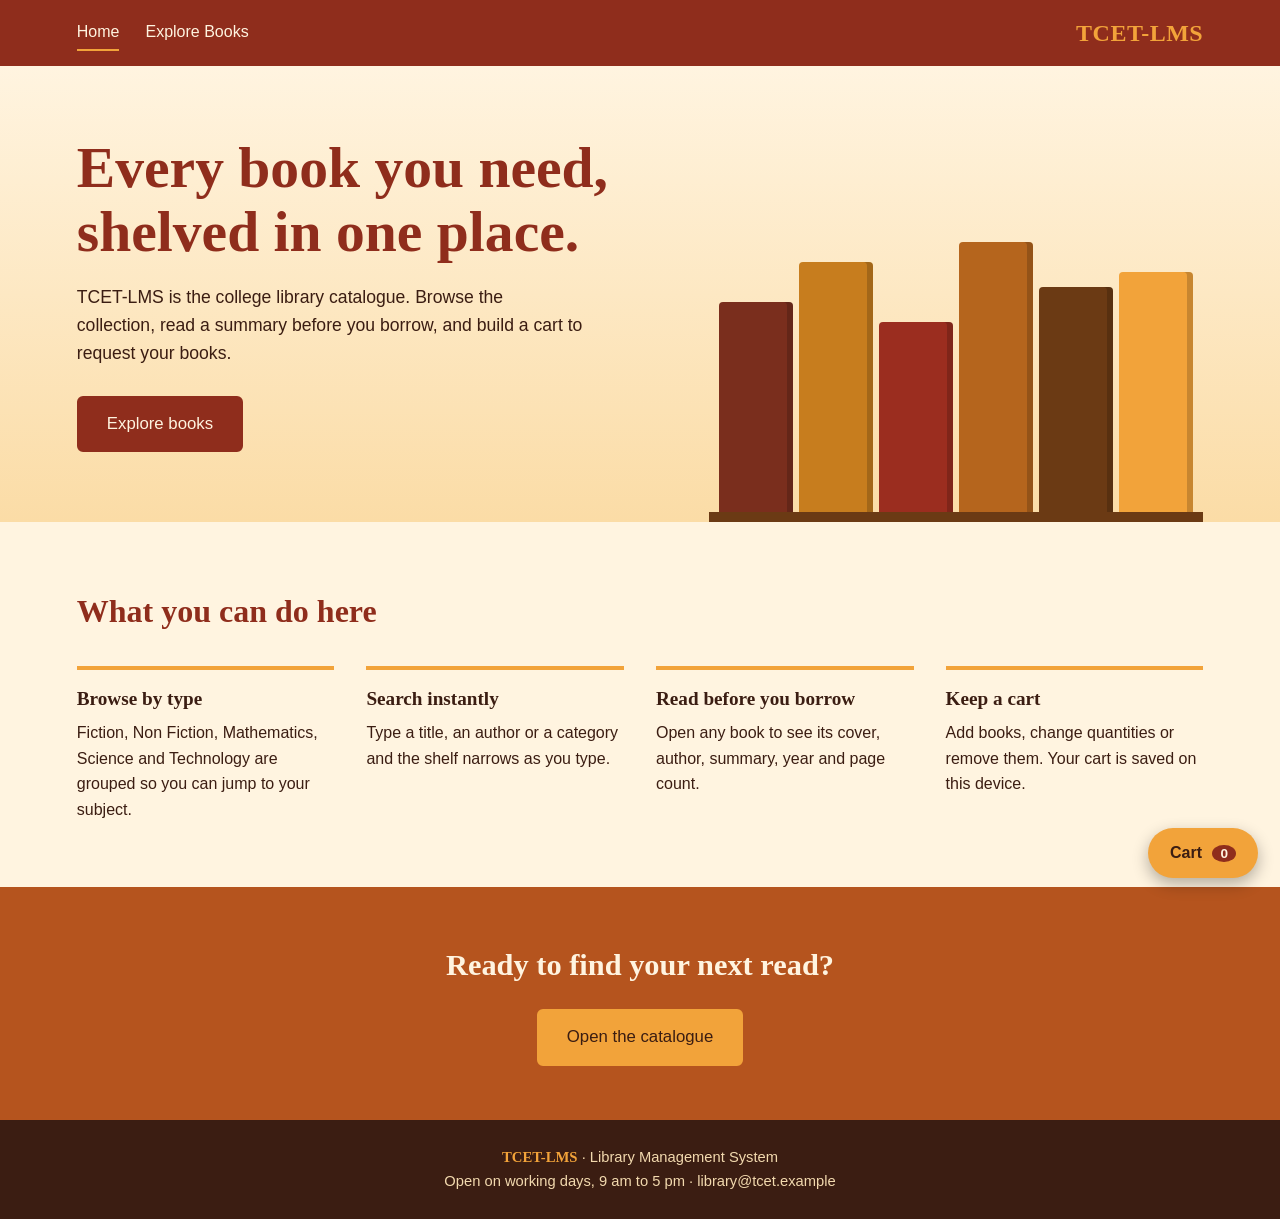
<file: index.html>
<!doctype html>
<html lang="en">
  <head>
    <meta charset="UTF-8" />
    <meta name="viewport" content="width=device-width, initial-scale=1" />
    <title>TCET-LMS | Library Management System</title>
    <link rel="stylesheet" href="style.css" />
  </head>
  <body>
    <header class="navbar">
      <nav>
        <a href="index.html" class="active">Home</a>
        <a href="books.html">Explore Books</a>
      </nav>
      <a href="index.html" class="logo">TCET-LMS</a>
    </header>
    <main>
      <section class="hero">
        <div class="hero-text">
          <h1>Every book you need, shelved in one place.</h1>
          <p>
            TCET-LMS is the college library catalogue. Browse the collection,
            read a summary before you borrow, and build a cart to request your
            books.
          </p>
          <a href="books.html" class="btn big">Explore books</a>
        </div>
        <div class="hero-shelf" aria-hidden="true">
          <span style="height: 210px; background: #7a2e1d"></span
          ><span style="height: 250px; background: #c77d1e"></span>
          <span style="height: 190px; background: #9b2d1f"></span
          ><span style="height: 270px; background: #b5651d"></span>
          <span style="height: 225px; background: #6b3a14"></span
          ><span style="height: 240px; background: #f2a33a"></span>
        </div>
      </section>

      <section class="features">
        <h2>What you can do here</h2>
        <div class="feature-row">
          <div>
            <h3>Browse by type</h3>
            <p>
              Fiction, Non Fiction, Mathematics, Science and Technology are
              grouped so you can jump to your subject.
            </p>
          </div>
          <div>
            <h3>Search instantly</h3>
            <p>
              Type a title, an author or a category and the shelf narrows as you
              type.
            </p>
          </div>
          <div>
            <h3>Read before you borrow</h3>
            <p>
              Open any book to see its cover, author, summary, year and page
              count.
            </p>
          </div>
          <div>
            <h3>Keep a cart</h3>
            <p>
              Add books, change quantities or remove them. Your cart is saved on
              this device.
            </p>
          </div>
        </div>
      </section>

      <section class="cta">
        <h2>Ready to find your next read?</h2>
        <a href="books.html" class="btn big light">Open the catalogue</a>
      </section>
    </main>
    <footer class="footer">
      <p><strong>TCET-LMS</strong> &middot; Library Management System</p>
      <p>Open on working days, 9 am to 5 pm &middot; library@tcet.example</p>
    </footer>
    <script src="data.js"></script>
    <script src="cart.js"></script>
  </body>
</html>
</file>
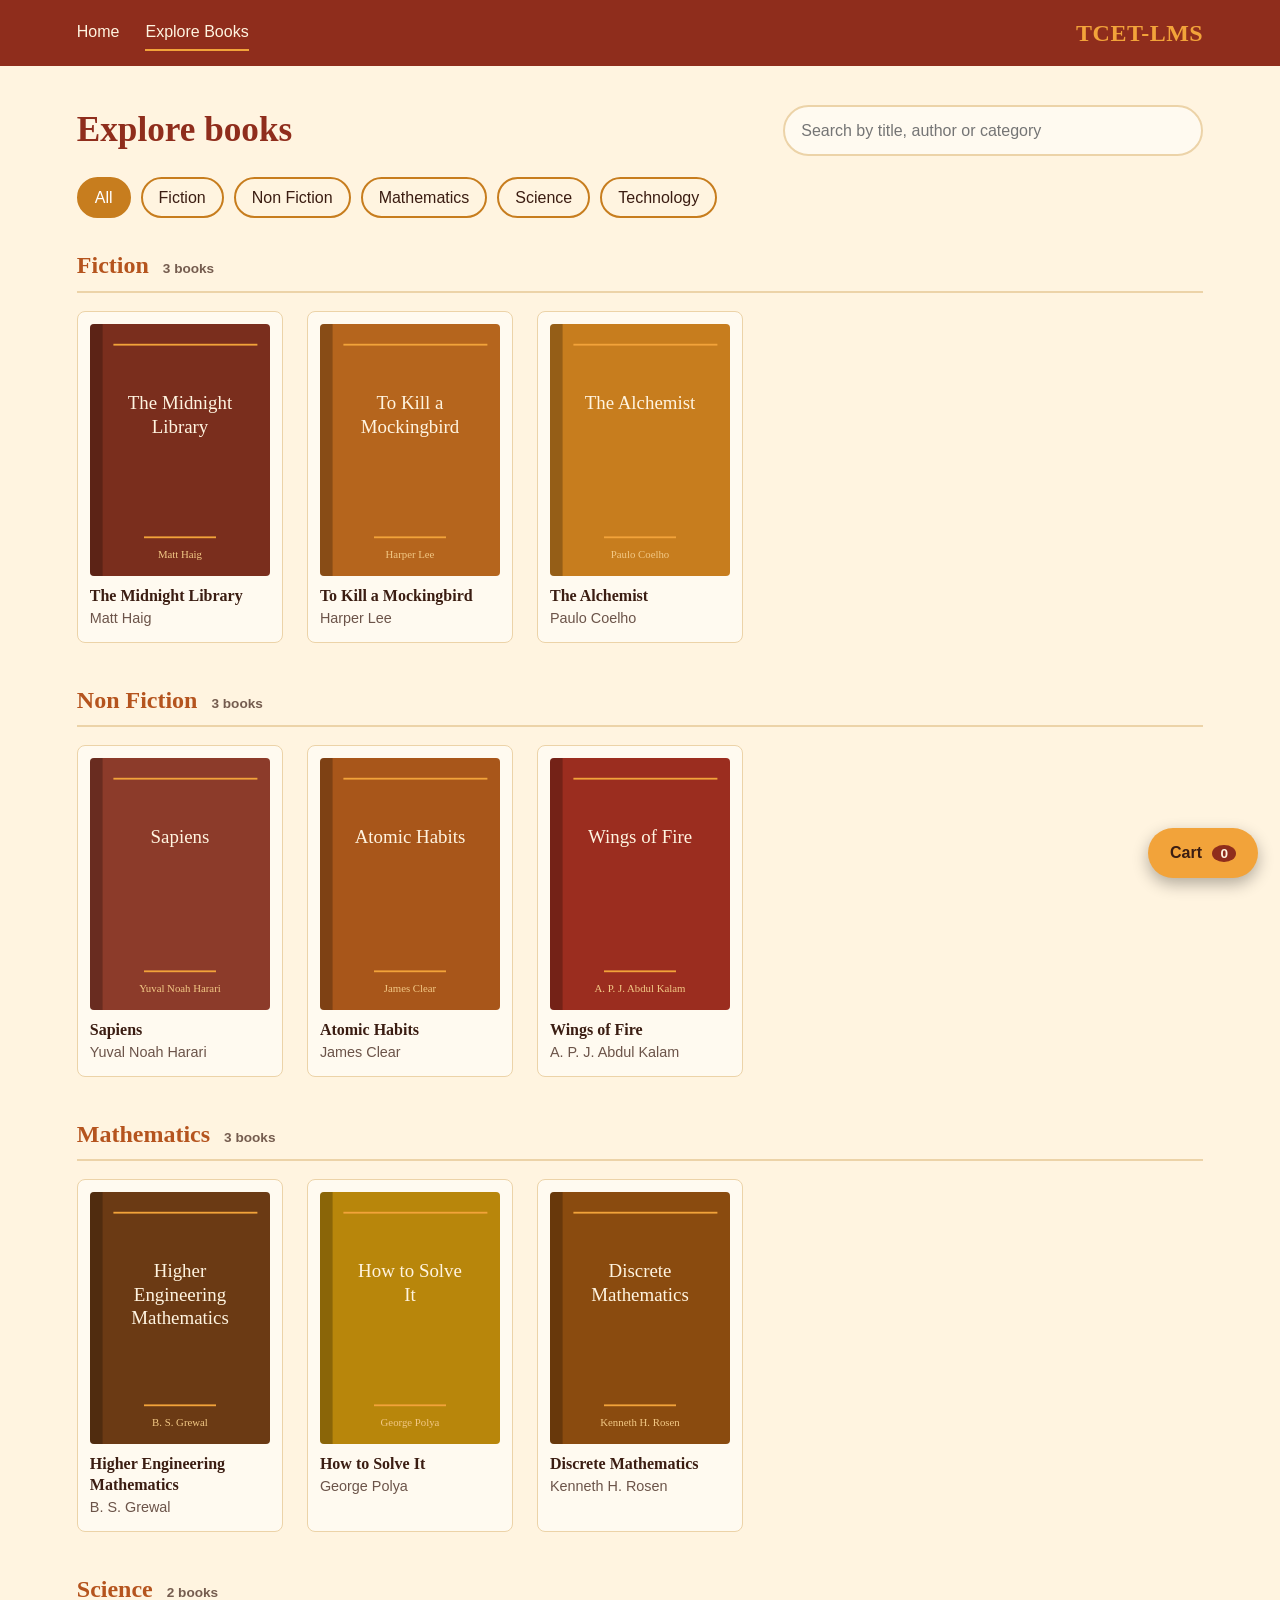
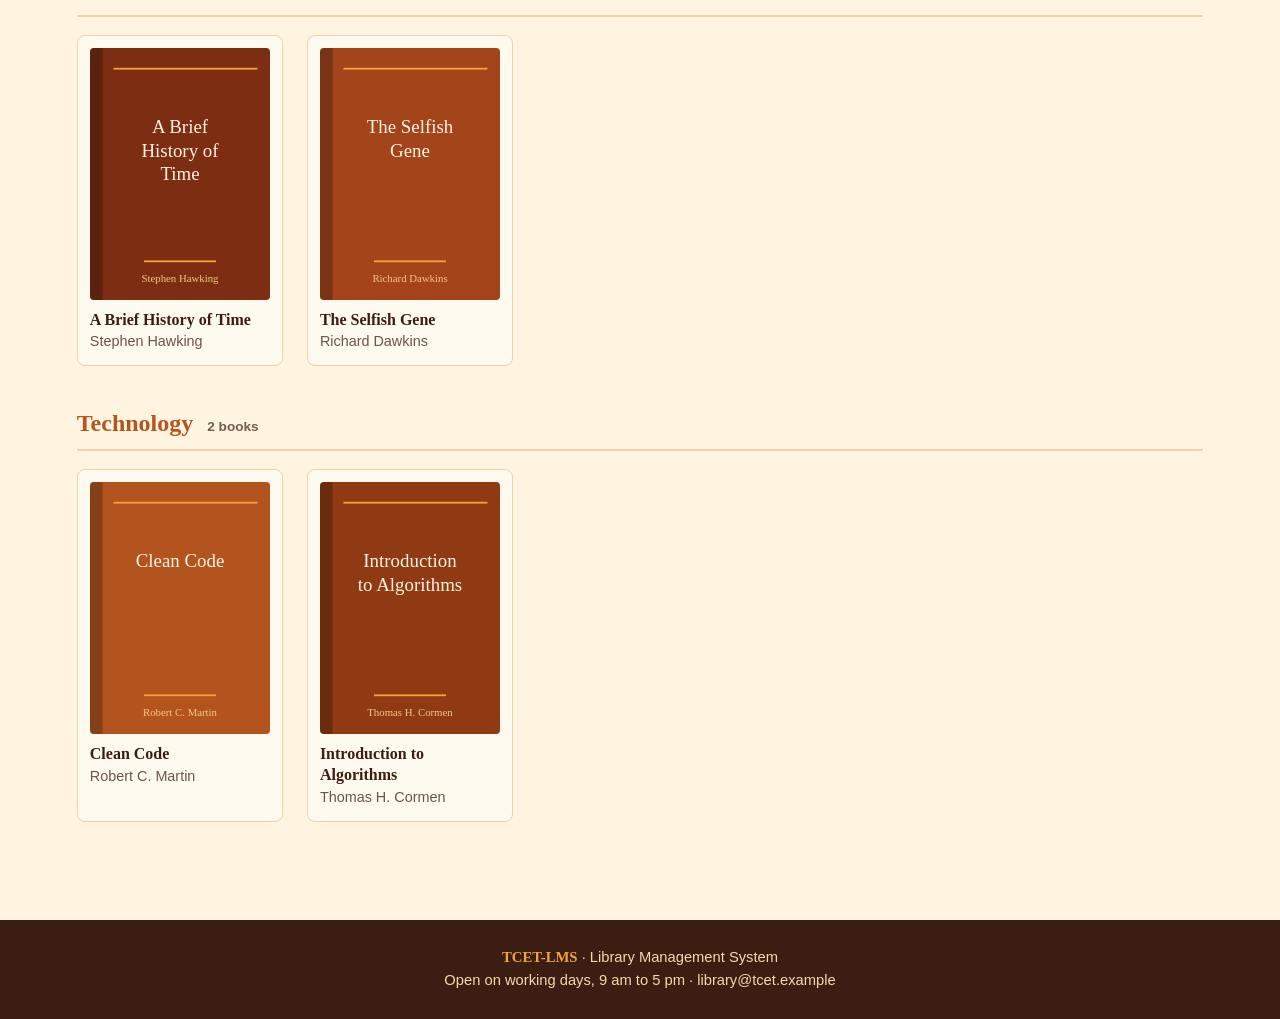
<file: books.html>
<!doctype html>
<html lang="en">
  <head>
    <meta charset="UTF-8" />
    <meta name="viewport" content="width=device-width, initial-scale=1" />
    <title>Explore Books | TCET-LMS</title>
    <link rel="stylesheet" href="style.css" />
  </head>
  <body>
    <header class="navbar">
      <nav>
        <a href="index.html">Home</a>
        <a href="books.html" class="active">Explore Books</a>
      </nav>
      <a href="index.html" class="logo">TCET-LMS</a>
    </header>
    <main class="books-page">
      <div class="page-head">
        <h1>Explore books</h1>
        <input
          id="search"
          type="search"
          placeholder="Search by title, author or category"
          aria-label="Search books"
        />
      </div>
      <div class="chips" id="chips"></div>
      <div id="bookGrid"></div>
    </main>
    <div class="modal" id="modal" role="dialog" aria-modal="true">
      <div class="modal-box">
        <button class="modal-close" id="modalClose" aria-label="Close">
          &times;
        </button>
        <div class="modal-content" id="modalContent"></div>
      </div>
    </div>
    <footer class="footer">
      <p><strong>TCET-LMS</strong> &middot; Library Management System</p>
      <p>Open on working days, 9 am to 5 pm &middot; library@tcet.example</p>
    </footer>
    <script src="data.js"></script>
    <script src="cart.js"></script>
    <script src="books.js"></script>
  </body>
</html>
</file>
<file: style.css>
:root {
  --cream: #fff4e0; --paper: #fffaf0; --ink: #3b1d12; --maroon: #8f2d1c;
  --rust: #b5541e; --saffron: #f2a33a; --ochre: #c77d1e; --line: #ecd3a8;
  --serif: Georgia, "Times New Roman", serif;
  --sans: "Trebuchet MS", "Segoe UI", Tahoma, sans-serif;
}
* { box-sizing: border-box; margin: 0; padding: 0; }
body { font-family: var(--sans); background: var(--cream); color: var(--ink); line-height: 1.6; min-height: 100vh; display: flex; flex-direction: column; }
main { flex: 1; }
h1, h2, h3, .logo { font-family: var(--serif); }
a { color: inherit; }
:focus-visible { outline: 3px solid var(--saffron); outline-offset: 2px; }

/* Navbar */
.navbar { display: flex; justify-content: space-between; align-items: center; padding: 14px 6vw; background: var(--maroon); color: var(--cream); position: sticky; top: 0; z-index: 20; }
.navbar nav { display: flex; gap: 26px; }
.navbar nav a { text-decoration: none; padding: 4px 0; border-bottom: 2px solid transparent; }
.navbar nav a:hover, .navbar nav a.active { border-color: var(--saffron); }
.logo { font-size: 1.5rem; font-weight: bold; letter-spacing: .5px; text-decoration: none; color: var(--saffron); }

/* Buttons */
.btn { background: var(--maroon); color: var(--cream); border: 2px solid var(--maroon); padding: 10px 20px; border-radius: 6px; font: inherit; cursor: pointer; text-decoration: none; display: inline-block; transition: background .2s, color .2s; }
.btn:hover { background: var(--rust); border-color: var(--rust); }
.btn.big { padding: 13px 28px; font-size: 1.05rem; }
.btn.ghost { background: transparent; color: var(--maroon); }
.btn.ghost:hover { background: var(--maroon); color: var(--cream); }
.btn.light { background: var(--saffron); border-color: var(--saffron); color: var(--ink); }
.btn.light:hover { background: var(--cream); border-color: var(--cream); }

/* Home */
.hero { display: grid; grid-template-columns: 1.2fr 1fr; gap: 40px; align-items: end; padding: 70px 6vw 0; background: linear-gradient(180deg, var(--cream), #fbdca6); overflow: hidden; }
.hero-text { padding-bottom: 70px; }
.hero h1 { font-size: clamp(2.2rem, 5vw, 3.6rem); line-height: 1.1; margin-bottom: 20px; color: var(--maroon); }
.hero p { max-width: 52ch; font-size: 1.1rem; margin-bottom: 28px; }
.hero-shelf { display: flex; align-items: flex-end; gap: 6px; border-bottom: 10px solid #6b3a14; justify-content: center; }
.hero-shelf span { width: 15%; border-radius: 4px 4px 0 0; box-shadow: inset -6px 0 rgba(0,0,0,.18); }
.features { padding: 64px 6vw; }
.features h2 { font-size: 2rem; margin-bottom: 28px; color: var(--maroon); }
.feature-row { display: grid; grid-template-columns: repeat(auto-fit, minmax(220px, 1fr)); gap: 32px; }
.feature-row div { border-top: 4px solid var(--saffron); padding-top: 14px; }
.feature-row h3 { margin-bottom: 6px; font-size: 1.2rem; }
.cta { background: var(--rust); color: var(--cream); text-align: center; padding: 54px 6vw; }
.cta h2 { margin-bottom: 20px; font-size: 1.9rem; }

/* Books */
.books-page { padding: 36px 6vw 60px; }
.page-head { display: flex; justify-content: space-between; align-items: center; gap: 20px; flex-wrap: wrap; margin-bottom: 18px; }
.page-head h1 { color: var(--maroon); font-size: 2.2rem; }
#search { width: min(420px, 100%); padding: 11px 16px; border: 2px solid var(--line); border-radius: 30px; background: var(--paper); font: inherit; color: var(--ink); }
#search:focus { border-color: var(--ochre); outline: none; }
.chips { display: flex; flex-wrap: wrap; gap: 10px; margin-bottom: 28px; }
.chip { border: 2px solid var(--ochre); background: transparent; color: var(--ink); padding: 6px 16px; border-radius: 30px; font: inherit; cursor: pointer; }
.chip:hover { background: #fbdca6; }
.chip.active { background: var(--ochre); color: #fff; }
.group { margin-bottom: 38px; }
.group h2 { font-size: 1.5rem; color: var(--rust); border-bottom: 2px solid var(--line); padding-bottom: 6px; margin-bottom: 18px; }
.group h2 small { font-family: var(--sans); font-size: .85rem; color: var(--ink); opacity: .7; margin-left: 8px; }
.cards { display: grid; grid-template-columns: repeat(auto-fill, minmax(170px, 1fr)); gap: 24px; }
.card { background: var(--paper); border: 1px solid var(--line); border-radius: 8px; padding: 12px; cursor: pointer; transition: transform .15s, box-shadow .15s; }
.card:hover { transform: translateY(-4px); box-shadow: 0 8px 18px rgba(143,45,28,.2); }
.card img { width: 100%; border-radius: 4px; display: block; margin-bottom: 10px; }
.card h3 { font-size: 1rem; line-height: 1.3; }
.card p { font-size: .9rem; opacity: .75; }
.empty { padding: 30px 0; font-size: 1.05rem; }

/* Modal */
.modal { position: fixed; inset: 0; background: rgba(59,29,18,.6); display: none; align-items: center; justify-content: center; padding: 20px; z-index: 40; }
.modal.show { display: flex; }
.modal-box { background: var(--paper); border-radius: 10px; max-width: 760px; width: 100%; max-height: 90vh; overflow: auto; padding: 28px; position: relative; }
.modal-close { position: absolute; top: 8px; right: 14px; font-size: 2rem; background: none; border: none; color: var(--maroon); cursor: pointer; }
.modal-content { display: grid; grid-template-columns: 220px 1fr; gap: 26px; }
.modal-content img { width: 100%; border-radius: 6px; box-shadow: 0 6px 16px rgba(0,0,0,.3); }
.modal-content h2 { font-size: 1.8rem; color: var(--maroon); line-height: 1.2; }
.tag { display: inline-block; background: var(--saffron); padding: 2px 12px; border-radius: 20px; font-size: .8rem; margin-bottom: 8px; }
.by { font-style: italic; margin-bottom: 12px; }
.meta { margin: 14px 0 18px; opacity: .75; font-size: .9rem; }

/* Cart */
.cart-fab { position: fixed; right: 22px; bottom: 22px; z-index: 30; background: var(--saffron); color: var(--ink); border: none; border-radius: 30px; padding: 12px 22px; font: inherit; font-weight: bold; cursor: pointer; box-shadow: 0 6px 16px rgba(0,0,0,.3); }
.cart-fab span { background: var(--maroon); color: var(--cream); border-radius: 50%; padding: 1px 8px; margin-left: 6px; font-size: .85rem; }
.overlay { position: fixed; inset: 0; background: rgba(59,29,18,.5); opacity: 0; pointer-events: none; transition: opacity .25s; z-index: 50; }
.overlay.show { opacity: 1; pointer-events: auto; }
.cart-panel { position: fixed; top: 0; right: 0; height: 100%; width: min(400px, 100%); background: var(--paper); z-index: 60; transform: translateX(100%); transition: transform .3s; display: flex; flex-direction: column; }
.cart-panel.open { transform: none; }
.cart-head { display: flex; justify-content: space-between; align-items: center; padding: 18px 20px; background: var(--maroon); color: var(--cream); }
.cart-head button { background: none; border: none; color: var(--cream); font-size: 1.8rem; cursor: pointer; }
.cart-body { flex: 1; overflow: auto; padding: 16px 20px; }
.cart-item { display: grid; grid-template-columns: 60px 1fr auto; gap: 12px; align-items: start; padding: 12px 0; border-bottom: 1px solid var(--line); }
.cart-item img { width: 60px; border-radius: 4px; }
.ci-info { display: flex; flex-direction: column; font-size: .92rem; }
.ci-info span { opacity: .7; }
.qty { display: flex; align-items: center; gap: 10px; margin-top: 6px; }
.qty button { width: 26px; height: 26px; border-radius: 50%; border: 2px solid var(--ochre); background: none; cursor: pointer; font-size: 1rem; line-height: 1; }
.del { background: none; border: none; color: var(--maroon); text-decoration: underline; cursor: pointer; font: inherit; font-size: .85rem; }
.cart-foot { display: flex; gap: 10px; padding: 16px 20px; border-top: 1px solid var(--line); }
.cart-foot .btn { flex: 1; padding: 10px 8px; }
.toast { position: fixed; left: 50%; bottom: 80px; transform: translateX(-50%) translateY(20px); background: var(--ink); color: var(--cream); padding: 10px 20px; border-radius: 6px; opacity: 0; pointer-events: none; transition: .25s; z-index: 70; }
.toast.show { opacity: 1; transform: translateX(-50%); }

/* Footer */
.footer { background: var(--ink); color: #f2d9ae; text-align: center; padding: 26px 6vw; font-size: .92rem; }
.footer strong { color: var(--saffron); font-family: var(--serif); }

@media (max-width: 760px) {
  .hero { grid-template-columns: 1fr; padding-top: 44px; }
  .hero-text { padding-bottom: 20px; }
  .hero-shelf { height: 200px; overflow: hidden; }
  .modal-content { grid-template-columns: 1fr; }
  .modal-content img { max-width: 200px; }
}
@media (prefers-reduced-motion: reduce) { * { transition: none !important; } }
</file>
